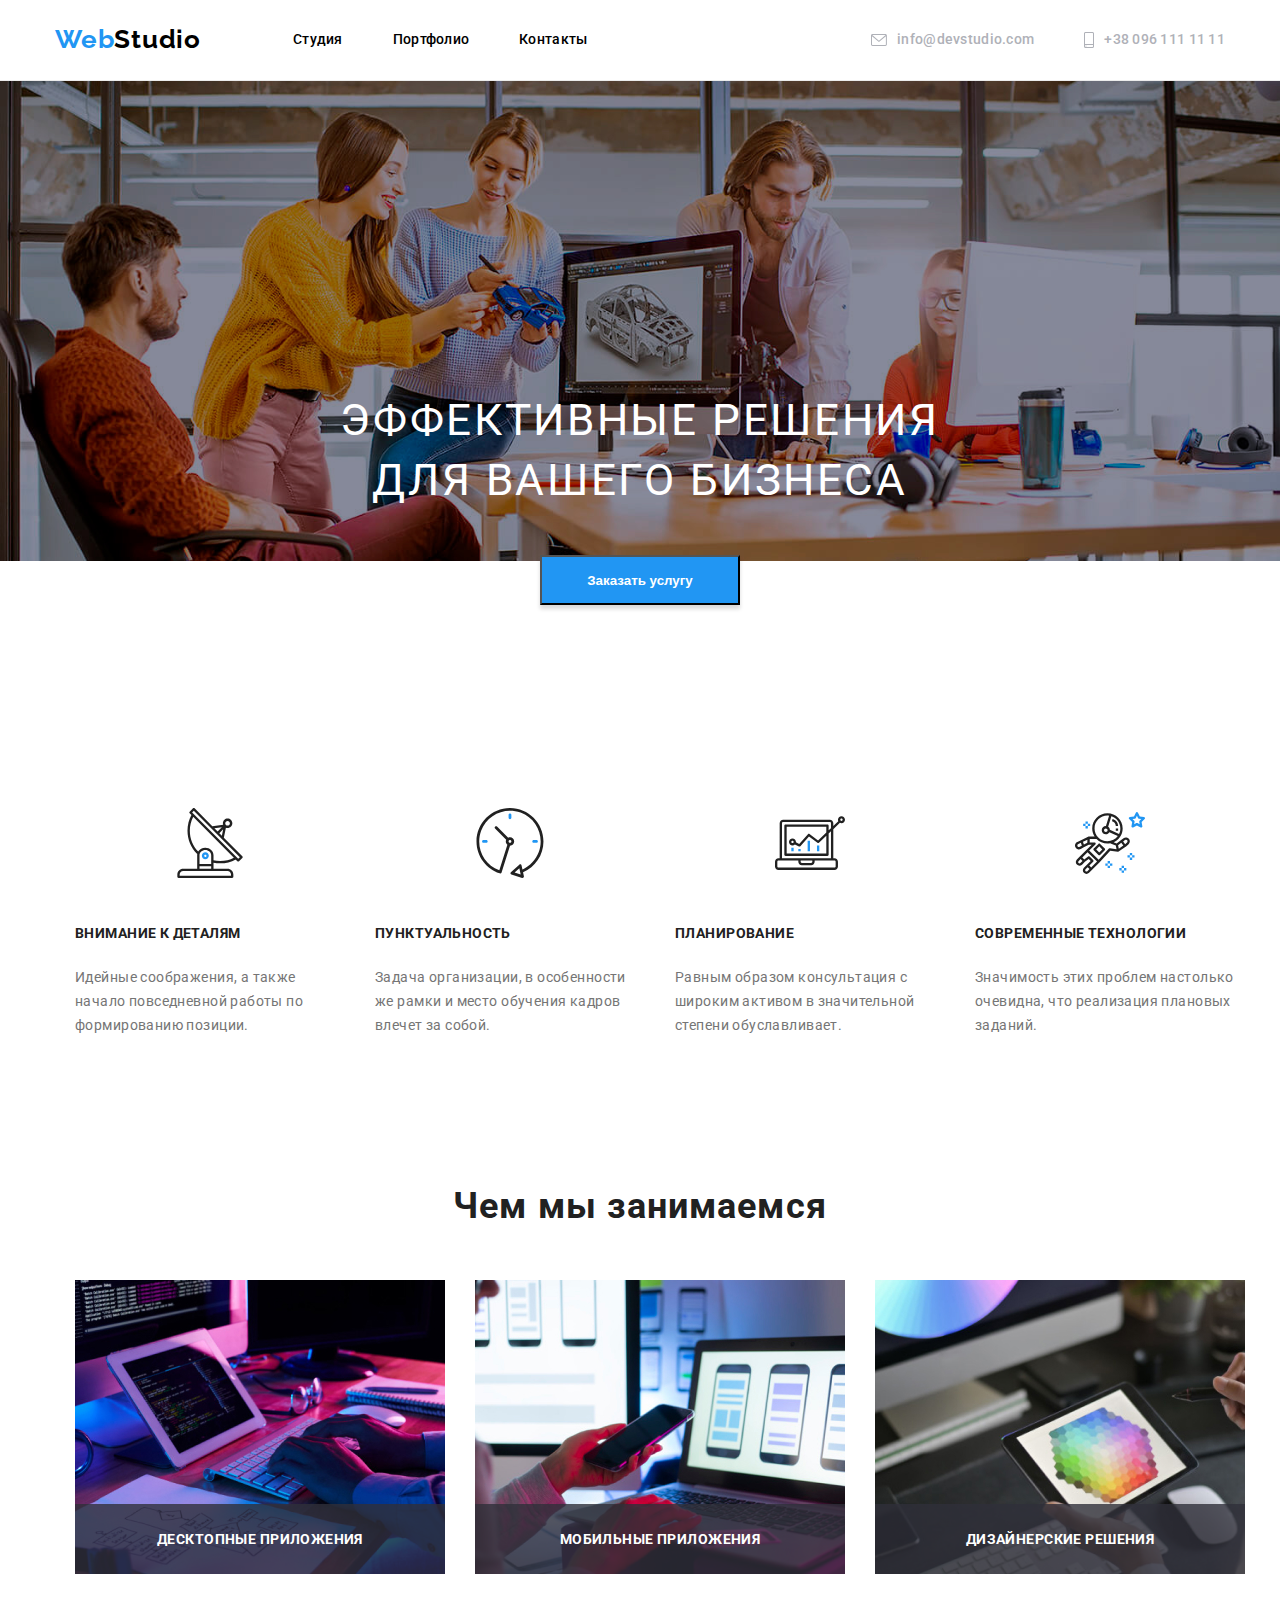
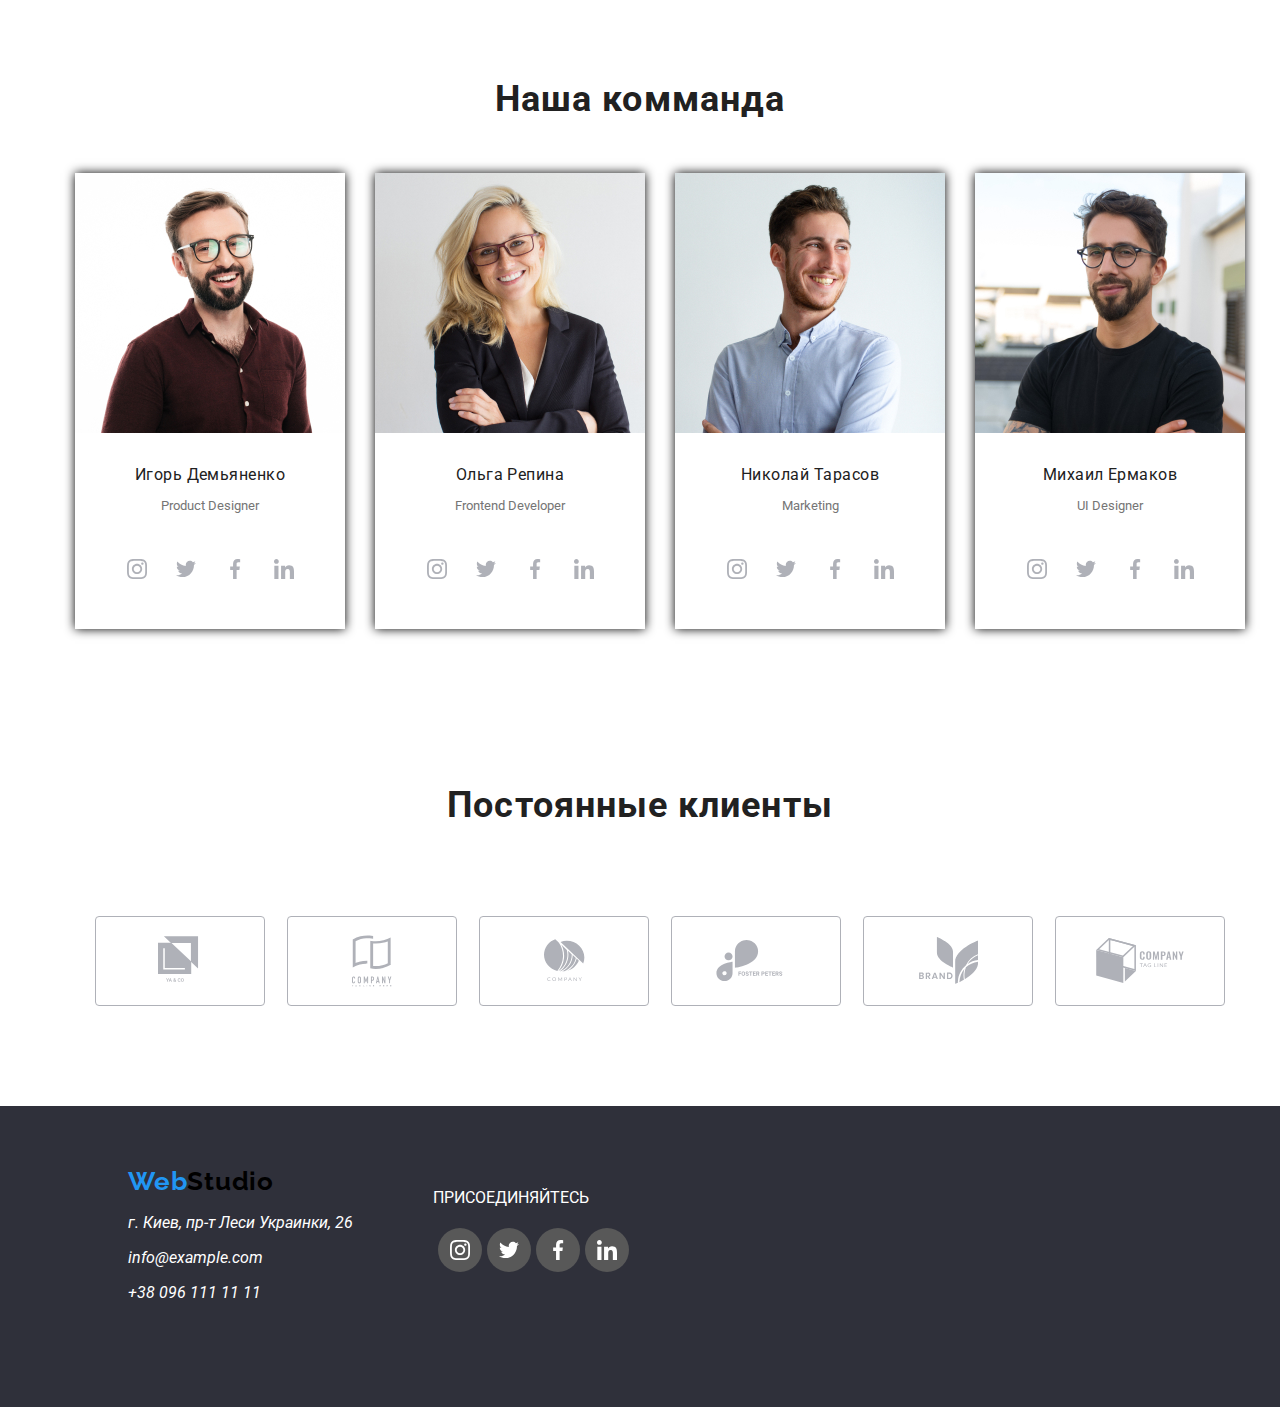
<file: index.html>
<!DOCTYPE html>
<html lang="en">
  <head>
    <meta charset="UTF-8" />
    <meta name="viewport" content="width=device-width, initial-scale=1.0" />
    <title>Web Studio</title>
    <link rel="stylesheet" href="./css/styles.css" />
    <link rel="preconnect" href="https://fonts.gstatic.com" />
    <link
      href="https://fonts.googleapis.com/css2?family=Roboto:wght@700;900&display=swap"
      rel="stylesheet"
    />
    <link rel="preconnect" href="https://fonts.gstatic.com" />
    <link
      href="https://fonts.googleapis.com/css2?family=Raleway:wght@700&display=swap"
      rel="stylesheet"
    />
    <style>
      a {
        color: #212121;
        text-decoration: none;
      }
      a:visited {
        color: #800080;
      }
      a:hover {
        color: #2196f3;
      }
    </style>
  </head>
  <body>
    <header class="page-header">
      <div class="container header">
        <!--Навігація-->
        <nav class="nav">
          <a class="logotype" href="./">
            <span class="logotype-part1">Web</span
            ><span class="logotype-part2">Studio</span>
          </a>

          <ul class="nav-items">
            <li>
              <a class="nav-item" href="./index.html">Студия</a>
            </li>
            <li><a class="nav-item" href="./portfolio.html">Портфолио</a></li>
            <li><a class="nav-item" href="#Contacts">Контакты</a></li>
          </ul>
        </nav>

        <ul class="header-contacts">
          <li lang="en">
            <a class="header-contact" href="mailto:info@devstudio.com">
              <svg class="svg-contact" width="16" height="12">
                <use href="./images/svg/icons.svg#icon-envelope"></use>
              </svg>
              info@devstudio.com</a
            >
          </li>
          <li>
            <a class="header-contact" href="tel:+380961111111">
              <svg class="svg-contact" width="10" height="16">
                <use href="./images/svg/icons.svg#icon-smartphone"></use>
              </svg>
              +38 096 111 11 11</a
            >
          </li>
        </ul>
      </div>
    </header>

    <!-- Шапка -->

    <div class="hero">
      <div class="divlogo">
        <object class="img-size" data="./images/Logo_Head.svg"></object>
        <div class="hero-title">Эффективные решения для вашего бизнеса</div>
        <button class="button-title">
          <b>Заказать услугу</b>
        </button>
      </div>
    </div>

    <section class="section-studio container">
      <!-- Особливості -->
      <div class="working-command-section">
        <ul class="features">
          <li>
            <div>
              <svg class="features-icon" height="70" width="70">
                <use href="./images/svg/icons.svg#icon-antenna"></use>
              </svg>
            </div>
            <h3 class="features-names">Внимание к деталям</h3>
            <div class="features-text">
              Идейные соображения, а также начало повседневной работы по
              формированию позиции.
            </div>
          </li>
          <li>
            <div>
              <svg class="features-icon" height="70" width="70">
                <use href="./images/svg/icons.svg#icon-clock"></use>
              </svg>
            </div>
            <h3 class="features-names">Пунктуальность</h3>
            <div class="features-text">
              Задача организации, в особенности же рамки и место обучения кадров
              влечет за собой.
            </div>
          </li>
          <li>
            <div>
              <svg class="features-icon" height="70" width="70">
                <use href="./images/svg/icons.svg#icon-diagram"></use>
              </svg>
            </div>
            <h3 class="features-names">Планирование</h3>
            <div class="features-text">
              Равным образом консультация с широким активом в значительной
              степени обуславливает.
            </div>
          </li>
          <li>
            <div>
              <svg class="features-icon" height="70" width="70">
                <use href="./images/svg/icons.svg#icon-astronaut"></use>
              </svg>
            </div>
            <h3 class="features-names">Современные технологии</h3>
            <div class="features-text">
              Значимость этих проблем настолько очевидна, что реализация
              плановых заданий.
            </div>
          </li>
        </ul>
      </div>

      <!-- Чим ми займаємось -->
      <div class="working-command-section">
        <div>
          <h2 class="working-command-title">Чем мы занимаемся</h2>
        </div>
        <ul class="ourworking">
          <li class="ourworking-card">
            <div class="ourworking-card-container">
              <img src="./images/1.jpg" alt="Десктопные приложения" />
              <div class="ourworking-desription">десктопные приложения</div>
            </div>
          </li>
          <li class="ourworking-card">
            <div class="ourworking-card-container">
              <img src="./images/2.jpg" alt="Мобильные приложения" />
              <div class="ourworking-desription">Мобильные приложения</div>
            </div>
          </li>
          <li class="ourworking-card">
            <div class="ourworking-card-container">
              <img src="./images/3.jpg" alt="Дизайнерские решения" />
              <div class="ourworking-desription">дизайнерские решения</div>
            </div>
          </li>
        </ul>
      </div>
    </section>

    <!-- Наша команда -->
    <div class="working-command-section">
      <div>
        <h2 class="working-command-title">Наша комманда</h2>
      </div>
      <ul class="ourcommand">
        <li class="ourcommand-card">
          <img src="./images/Card1.jpg" alt="Игорь Демьяненко" />
          <div class="ourcommand-names">Игорь Демьяненко</div>
          <p class="ourcommand-profi">Product Designer</p>
          <div>
            <ul class="social">
              <li>
                <button class="social-button">
                  <svg class="button-icon" width="44" height="44">
                    <use href="./images/svg/icons.svg#icon-instagram"></use>
                  </svg>
                </button>
              </li>
              <li>
                <button class="social-button">
                  <svg class="button-icon" width="44" height="44">
                    <use href="./images/svg/icons.svg#icon-twitter"></use>
                  </svg>
                </button>
              </li>
              <li>
                <button class="social-button">
                  <svg class="button-icon" width="44" height="44">
                    <use href="./images/svg/icons.svg#icon-facebook"></use>
                  </svg>
                </button>
              </li>
              <li>
                <button class="social-button">
                  <svg class="button-icon" width="44" height="44">
                    <use href="./images/svg/icons.svg#icon-linkedin"></use>
                  </svg>
                </button>
              </li>
            </ul>
          </div>
        </li>
        <li class="ourcommand-card">
          <img src="./images/Card2.jpg" alt="Ольга Репина" />
          <div class="ourcommand-names">Ольга Репина</div>
          <p class="ourcommand-profi">Frontend Developer</p>
          <div>
            <ul class="social">
              <li>
                <button class="social-button">
                  <svg class="button-icon" width="44" height="44">
                    <use href="./images/svg/icons.svg#icon-instagram"></use>
                  </svg>
                </button>
              </li>
              <li>
                <button class="social-button">
                  <svg class="button-icon" width="44" height="44">
                    <use href="./images/svg/icons.svg#icon-twitter"></use>
                  </svg>
                </button>
              </li>
              <li>
                <button class="social-button">
                  <svg class="button-icon" width="44" height="44">
                    <use href="./images/svg/icons.svg#icon-facebook"></use>
                  </svg>
                </button>
              </li>
              <li>
                <button class="social-button">
                  <svg class="button-icon" width="44" height="44">
                    <use href="./images/svg/icons.svg#icon-linkedin"></use>
                  </svg>
                </button>
              </li>
            </ul>
          </div>
        </li>
        <li class="ourcommand-card">
          <img src="./images/Card3.jpg" alt="Николай Тарасов" />
          <div class="ourcommand-names">Николай Тарасов</div>
          <p class="ourcommand-profi">Marketing</p>
          <div>
            <ul class="social">
              <li>
                <button class="social-button">
                  <svg class="button-icon" width="44" height="44">
                    <use href="./images/svg/icons.svg#icon-instagram"></use>
                  </svg>
                </button>
              </li>
              <li>
                <button class="social-button">
                  <svg class="button-icon" width="44" height="44">
                    <use href="./images/svg/icons.svg#icon-twitter"></use>
                  </svg>
                </button>
              </li>
              <li>
                <button class="social-button">
                  <svg class="button-icon" width="44" height="44">
                    <use href="./images/svg/icons.svg#icon-facebook"></use>
                  </svg>
                </button>
              </li>
              <li>
                <button class="social-button">
                  <svg class="button-icon" width="44" height="44">
                    <use href="./images/svg/icons.svg#icon-linkedin"></use>
                  </svg>
                </button>
              </li>
            </ul>
          </div>
        </li>
        <li class="ourcommand-card">
          <img src="./images/Card4.jpg" alt="Михаил Ермаков" />
          <div class="ourcommand-names">Михаил Ермаков</div>
          <p class="ourcommand-profi">UI Designer</p>
          <div>
            <ul class="social">
              <li>
                <button class="social-button">
                  <svg class="button-icon" width="44" height="44">
                    <use href="./images/svg/icons.svg#icon-instagram"></use>
                  </svg>
                </button>
              </li>
              <li>
                <button class="social-button">
                  <svg class="button-icon" width="44" height="44">
                    <use href="./images/svg/icons.svg#icon-twitter"></use>
                  </svg>
                </button>
              </li>
              <li>
                <button class="social-button">
                  <svg class="button-icon" width="44" height="44">
                    <use href="./images/svg/icons.svg#icon-facebook"></use>
                  </svg>
                </button>
              </li>
              <li>
                <button class="social-button">
                  <svg class="button-icon" width="44" height="44">
                    <use href="./images/svg/icons.svg#icon-linkedin"></use>
                  </svg>
                </button>
              </li>
            </ul>
          </div>
        </li>
      </ul>
    </div>

    <!-- Постійні клієнти -->
    <section class="clients-section container">
      <h2 class="working-command-title">Постоянные клиенты</h2>
      <ul class="clients-set">
        <li class="clients-item">
          <svg class="clients-icon" width="44.27px" height="49.23px">
            <use href="./images/svg/icons.svg#icon-logo"></use>
          </svg>
        </li>
        <li class="clients-item">
          <svg class="clients-icon" width="40" height="52">
            <use href="./images/svg/icons.svg#icon-logo-2"></use>
          </svg>
        </li>
        <li class="clients-item">
          <svg class="clients-icon" width="41" height="42.6">
            <use href="./images/svg/icons.svg#icon-logo-3"></use>
          </svg>
        </li>
        <li class="clients-item">
          <svg class="clients-icon" width="79.66" height="42.02">
            <use href="./images/svg/icons.svg#icon-logo-4"></use>
          </svg>
        </li>
        <li class="clients-item">
          <svg class="clients-icon" width="59" height="47">
            <use href="./images/svg/icons.svg#icon-logo-5"></use>
          </svg>
        </li>
        <li class="clients-item">
          <svg class="clients-icon" width="88.48" height="45.44">
            <use href="./images/svg/icons.svg#icon-logo-6"></use>
          </svg>
        </li>
      </ul>
    </section>

    <footer>
      <div class="main-footer">
        <div class="footer">
          <div id="Contacts" class="thisfooter">
            <a class="logotype" href="./">
              <span class="logotype-part1">Web</span
              ><span class="logotype-part2">Studio</span>
            </a>
            <address class="address-block">
              <p>г. Киев, пр-т Леси Украинки, 26</p>
              <p>
                <a class="link-email-footer" href="info@example.com"
                  >info@example.com</a
                >
              </p>
              <p>
                <a class="link-tel-footer" href="tel:380961111111"
                  >+38 096 111 11 11</a
                >
              </p>
            </address>
          </div>
          <div class="socialfooter">
            <div class="socialfooter-title">ПРИСОЕДИНЯЙТЕСЬ</div>
            <div>
              <ul class="socialfooter-links">
                <li>
                  <button class="social-button-footer">
                    <svg class="button-icon" width="20" height="20">
                      <use href="./images/svg/icons.svg#icon-instagram"></use>
                    </svg>
                  </button>
                </li>
                <li>
                  <button class="social-button-footer">
                    <svg class="button-icon" width="20" height="20">
                      <use href="./images/svg/icons.svg#icon-twitter"></use>
                    </svg>
                  </button>
                </li>
                <li>
                  <button class="social-button-footer">
                    <svg class="button-icon" width="20" height="20">
                      <use href="./images/svg/icons.svg#icon-facebook"></use>
                    </svg>
                  </button>
                </li>
                <li>
                  <button class="social-button-footer">
                    <svg class="button-icon" width="20" height="20">
                      <use href="./images/svg/icons.svg#icon-linkedin"></use>
                    </svg>
                  </button>
                </li>
              </ul>
            </div>
          </div>
        </div>
      </div>
    </footer>
  </body>
</html>
</file>
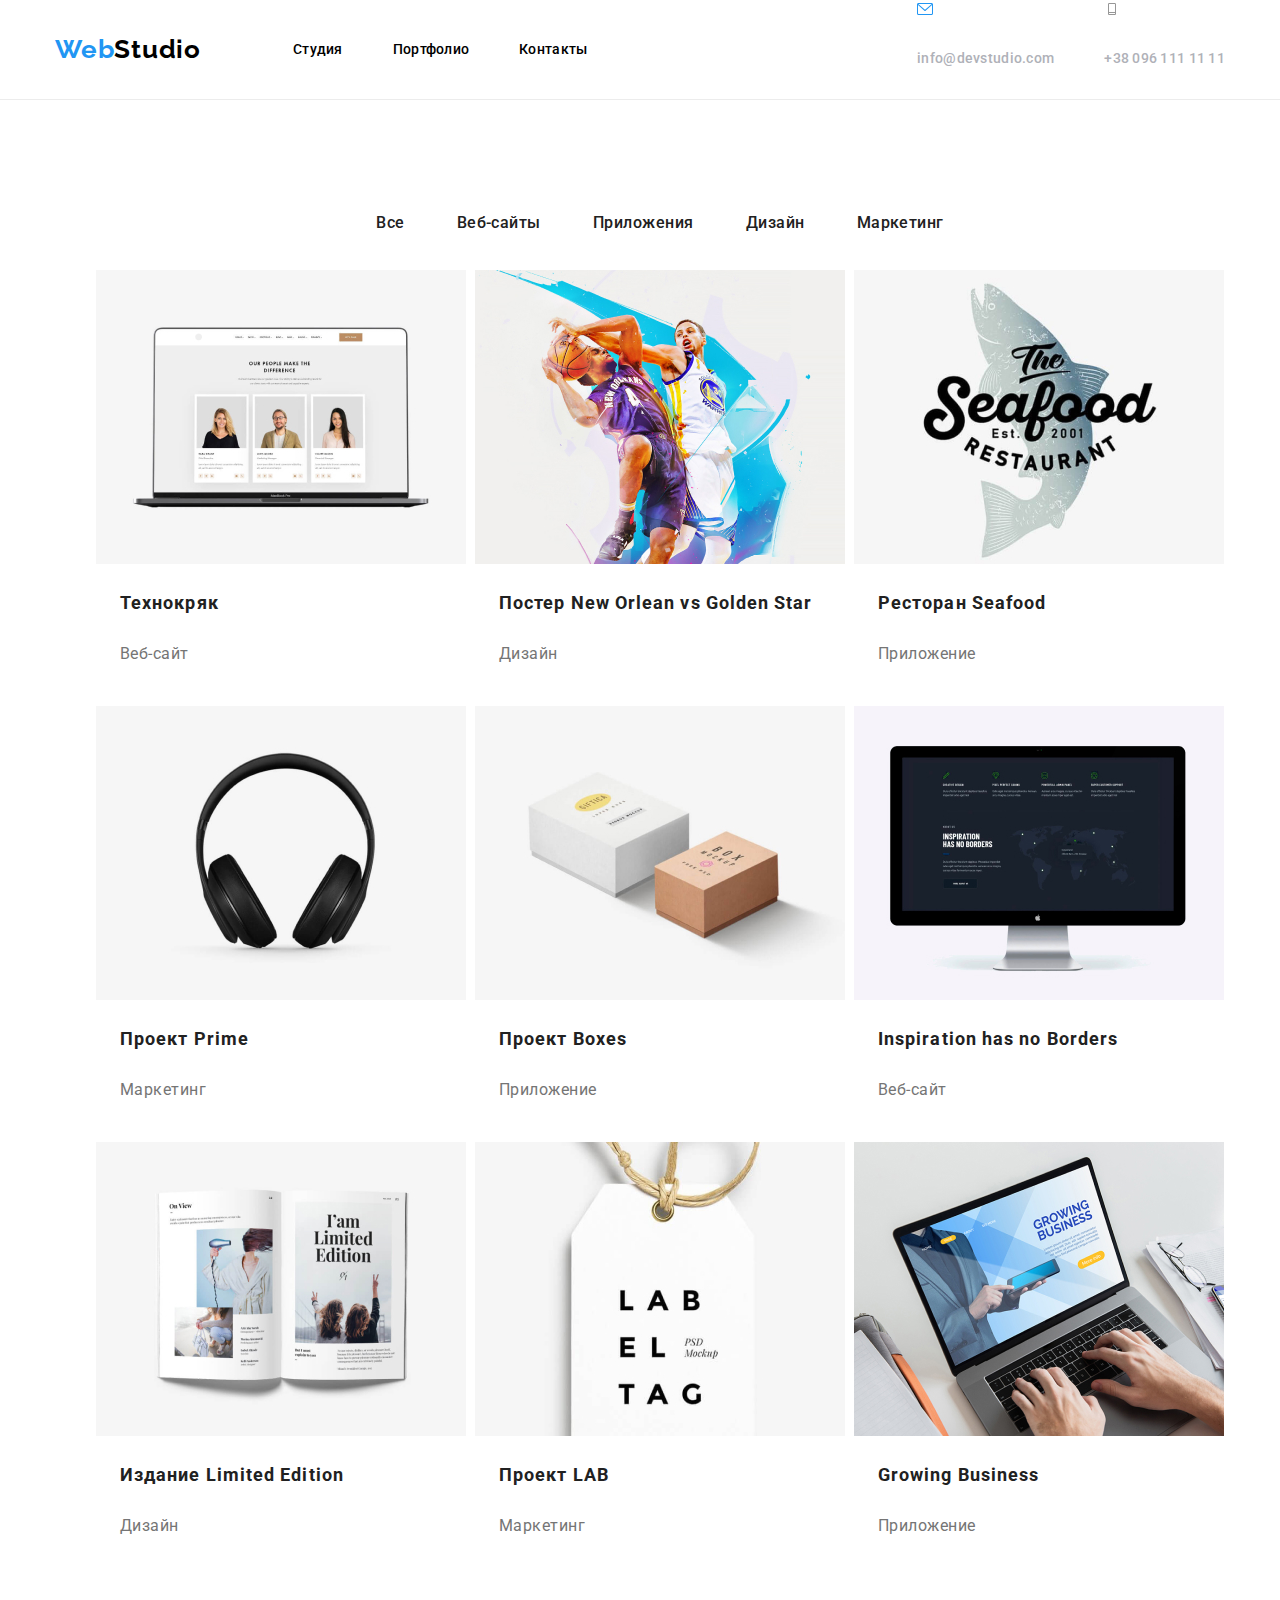
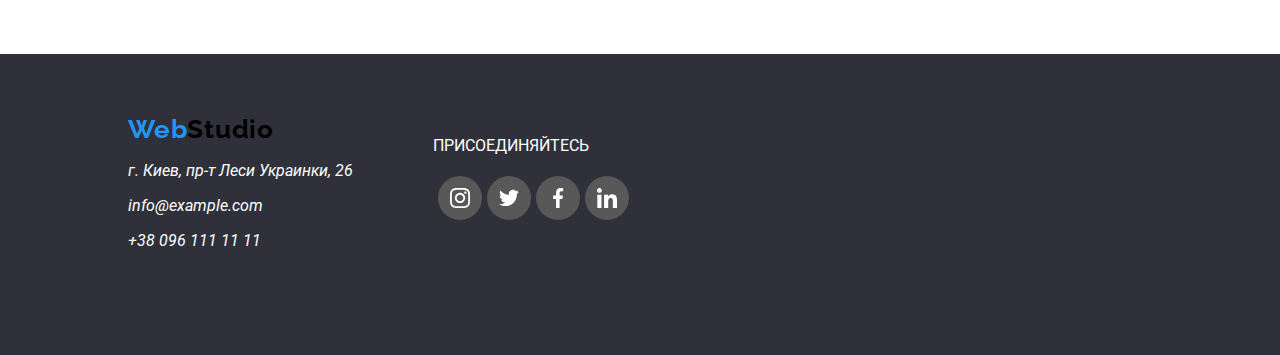
<file: portfolio.html>
<!DOCTYPE html>
<html lang="en">
  <head>
    <meta charset="UTF-8" />
    <meta name="viewport" content="width=device-width, initial-scale=1.0" />
    <title>Web Studio</title>
    <link rel="stylesheet" href="./css/styles.css" />
    <link rel="preconnect" href="https://fonts.gstatic.com" />
    <link
      href="https://fonts.googleapis.com/css2?family=Roboto:wght@700;900&display=swap"
      rel="stylesheet"
    />
    <link rel="preconnect" href="https://fonts.gstatic.com" />
    <link
      href="https://fonts.googleapis.com/css2?family=Raleway:wght@700&display=swap"
      rel="stylesheet"
    />
    <style>
      a {
        color: #212121;
        text-decoration: none;
      }
      a:visited {
        color: #800080;
      }
      a:hover {
        color: #2196f3;
      }
    </style>
  </head>
  <body>
    <header class="page-header">
      <div class="container header">
        <!--Навігація-->
        <nav class="nav">
          <a class="logotype" href="./">
            <span class="logotype-part1">Web</span
            ><span class="logotype-part2">Studio</span>
          </a>

          <ul class="nav-items">
            <li>
              <a class="nav-item" href="./index.html">Студия</a>
            </li>
            <li><a class="nav-item" href="./portfolio.html">Портфолио</a></li>
            <li><a class="nav-item" href="#Contacts">Контакты</a></li>
          </ul>
        </nav>

        <ul class="header-contacts">
          <li lang="en">
            <object
              data="./images/icons/mail.svg"
              type="image/svg+xml"
              width="16"
              height="12"
            ></object>
            <a class="header-contact" href="mailto:info@devstudio.com">
              info@devstudio.com</a
            >
          </li>
          <li>
            <object
              data="./images/icons/phone.svg"
              type="image/svg+xml"
              width="16"
              height="12"
            ></object>
            <a class="header-contact" href="tel:+380961111111">
              +38 096 111 11 11</a
            >
          </li>
        </ul>
      </div>
    </header>

    <main>
      <div class="portfolio-container">
        <div class="portfolio">
          <ul class="link-portfolio-menu">
            <li><a class="link-portfolio-list" href="./">Все</a></li>
            <li><a class="link-portfolio-list" href="./">Веб-сайты</a></li>
            <li><a class="link-portfolio-list" href="./">Приложения</a></li>
            <li><a class="link-portfolio-list" href="./">Дизайн</a></li>
            <li><a class="link-portfolio-list" href="./">Маркетинг</a></li>
          </ul>

          <div class="portfolio-items">
            <ul class="hr">
              <li class="portfolio-photo">
                <div class="container-portfolio-photo">
                  <img
                    src="./images/portfolio1.jpg"
                    alt="Технокряк"
                    class="image"
                  />
                </div>
                <h3 class="portfolio-caption">Технокряк</h3>
                <p class="portfolio-text">Веб-сайт</p>
              </li>
              <li class="portfolio-photo">
                <div class="container-portfolio-photo">
                  <img
                    src="./images/portfolio2.jpg"
                    alt="Постер New Orlean vs Golden Star"
                    class="image"
                  />
                </div>
                <h3 class="portfolio-caption">
                  Постер New Orlean vs Golden Star
                </h3>
                <p class="portfolio-text">Дизайн</p>
              </li>
              <li class="portfolio-photo">
                <div class="container-portfolio-photo">
                  <img
                    src="./images/portfolio3.jpg"
                    alt="Ресторан Seafood"
                    class="image"
                  />
                </div>
                <h3 class="portfolio-caption">Ресторан Seafood</h3>
                <p class="portfolio-text">Приложение</p>
              </li>
              <li class="portfolio-photo">
                <div class="container-portfolio-photo">
                  <img
                    src="./images/portfolio4.jpg"
                    alt="Проект Prime"
                    class="image"
                  />
                </div>
                <h3 class="portfolio-caption">Проект Prime</h3>
                <p class="portfolio-text">Маркетинг</p>
              </li>
              <li class="portfolio-photo">
                <div class="container-portfolio-photo">
                  <img
                    src="./images/portfolio5.jpg"
                    alt="Проект Boxes"
                    class="image"
                  />
                </div>
                <h3 class="portfolio-caption">Проект Boxes</h3>
                <p class="portfolio-text">Приложение</p>
              </li>
              <li class="portfolio-photo">
                <div class="container-portfolio-photo">
                  <img
                    src="./images/portfolio6.jpg"
                    alt="Inspiration has no Borders"
                    class="image"
                  />
                </div>
                <h3 class="portfolio-caption">Inspiration has no Borders</h3>
                <p class="portfolio-text">Веб-сайт</p>
              </li>
              <li class="portfolio-photo">
                <div class="container-portfolio-photo">
                  <img
                    src="./images/portfolio7.jpg"
                    alt="Издание Limited Edition"
                    class="image"
                  />
                </div>
                <h3 class="portfolio-caption">Издание Limited Edition</h3>
                <p class="portfolio-text">Дизайн</p>
              </li>
              <li class="portfolio-photo">
                <div class="container-portfolio-photo">
                  <img
                    src="./images/portfolio8.jpg"
                    alt="Проект LAB"
                    class="image"
                  />
                </div>
                <h3 class="portfolio-caption">Проект LAB</h3>
                <p class="portfolio-text">Маркетинг</p>
              </li>
              <li class="portfolio-photo">
                <div class="container-portfolio-photo">
                  <img
                    src="./images/portfolio9.jpg"
                    alt="Growing Business"
                    class="image"
                  />
                </div>
                <h3 class="portfolio-caption">Growing Business</h3>
                <p class="portfolio-text">Приложение</p>
              </li>
            </ul>
          </div>
        </div>
      </div>
    </main>

    <footer>
      <div class="main-footer">
        <div class="footer">
          <div id="Contacts" class="thisfooter">
            <a class="logotype" href="./">
              <span class="logotype-part1">Web</span
              ><span class="logotype-part2">Studio</span>
            </a>
            <address class="address-block">
              <p>г. Киев, пр-т Леси Украинки, 26</p>
              <p>
                <a class="link-email-footer" href="info@example.com"
                  >info@example.com</a
                >
              </p>
              <p>
                <a class="link-tel-footer" href="tel:380961111111"
                  >+38 096 111 11 11</a
                >
              </p>
            </address>
          </div>
          <div class="socialfooter">
            <div class="socialfooter-title">ПРИСОЕДИНЯЙТЕСЬ</div>
            <div>
              <ul class="socialfooter-links">
                <li>
                  <button class="social-button-footer">
                    <svg class="button-icon" width="20" height="20">
                      <use href="./images/svg/icons.svg#icon-instagram"></use>
                    </svg>
                  </button>
                </li>
                <li>
                  <button class="social-button-footer">
                    <svg class="button-icon" width="20" height="20">
                      <use href="./images/svg/icons.svg#icon-twitter"></use>
                    </svg>
                  </button>
                </li>
                <li>
                  <button class="social-button-footer">
                    <svg class="button-icon" width="20" height="20">
                      <use href="./images/svg/icons.svg#icon-facebook"></use>
                    </svg>
                  </button>
                </li>
                <li>
                  <button class="social-button-footer">
                    <svg class="button-icon" width="20" height="20">
                      <use href="./images/svg/icons.svg#icon-linkedin"></use>
                    </svg>
                  </button>
                </li>
              </ul>
            </div>
          </div>
        </div>
      </div>
    </footer>
  </body>
</html>
</file>
<file: css/styles.css>
body {
  font-family: "Roboto", sans-serif;
  font-style: normal;
  margin: 0;
}

/* ------------------ */
.header .container {
  color: #ffffff;
}

.container {
  width: 1200px;
  padding: 0 15px;
  margin: 0 auto;
  box-sizing: border-box;
  display: flex;
}

.page-header {
  top: 0;
  background-color: #ffffff;
  width: 100%;
  z-index: 1;
  border-bottom: 1px solid #ececec;
}

.header {
  display: flex;
  align-items: center;
  min-height: 80px;
  margin: auto;
  padding: 0 15px;
}

.logotype {
  padding-top: 24px;
  padding-bottom: 25px;
  font-family: Raleway, sans-serif;
  width: 145px;
  height: 31px;
  font-family: Raleway;
  font-style: normal;
  font-weight: 700;
  line-height: 1.2;
  font-size: 26px;
  line-height: 31px;
  letter-spacing: 0.03em;
  text-decoration: none;
}

.logotype-part1 {
  color: #2196f3;
}

.logotype-part2 {
  color: #000000;
}

.nav > .logotype {
  margin-right: 93px;
  padding: 13px 0;
}

.nav,
.nav-items,
.header-contacts {
  display: flex;
  align-items: center;
  padding: 0;
  margin: 0;
  list-style-type: none;
  color: #757575;
}

.nav-items li:not(:last-child),
.header-contacts li:not(:last-child) {
  margin-right: 50px;
}

.nav-item {
  color: #000000;
  display: inline-block;
  text-decoration: none;
  font-weight: 500;
  font-size: 14px;
  line-height: 1.14;
  letter-spacing: 0.02em;
  padding: 32px 0;
}

.header-contact {
  font-weight: 500;
  font-size: 14px;
  line-height: 1.14;
  letter-spacing: 0.02em;
  text-decoration: none;
  color: #afb1b8;
  padding: 32px 0;
  display: flex;
  align-items: center;
  transition: color 250ms cubic-bezier(0.4, 0, 0.2, 1);
}

.svg-contact {
  margin-right: 10px;
  fill: currentColor;
}

.header-contacts {
  margin-left: auto;
}

.active > a::after {
  content: "";
  position: absolute;
  bottom: -1px;
  left: 0;
  display: block;
  text-decoration: underline;
  height: 4px;
  width: 100%;
  background-color: #2196f3;
  border-radius: 2px;
}

li.active > a {
  position: relative;
  color: #2196f3;
}

.header-contact:hover,
.header-contact:focus,
.nav-item:hover,
.nav-item:focus {
  color: #2196f3;
}
/*-------------------*/

.divlogo {
  /*position: absolute;*/
  width: 100%;
}

.hero {
  height: 600px;
  left: 0px;
  top: 80px;
}

.hero-title {
  position: absolute;
  width: 696px;
  height: 120px;
  top: 50%;
  left: 50%;
  transform: translate(-50%, -50%);
  font-weight: 696px;
  font-size: 44px;
  line-height: 60px;
  text-align: center;
  letter-spacing: 0.06em;
  text-transform: uppercase;
  color: #ffffff;
}

.button-title {
  position: absolute;
  margin-top: 40px;
  width: 200px;
  height: 50px;
  top: 60%;
  left: 50%;
  transform: translate(-50%, -50%);
  color: #ffffff;
  background: #2196f3;
  box-shadow: 0px 4px 4px rgba(0, 0, 0, 0.15);
  /*  border-radius: 4px;*/
}

.section-studio {
  display: block;
}

.features {
  padding-top: 94px;
  padding-bottom: 94px;
  font-size: small;
  list-style-type: none;
  display: flex;
  justify-content: space-between;
}

.features li {
  width: 270px;
}

.features li:not(:last-child) {
  margin-right: 30px;
}

.features-names {
  padding-bottom: 10px;
  height: 16px;
  left: 515px;
  top: 774px;
  font-family: Roboto;
  font-style: normal;
  font-weight: bold;
  font-size: 14px;
  line-height: 16px;
  letter-spacing: 0.03em;
  text-transform: uppercase;
  color: #212121;
}

.features-text {
  height: 75px;
  left: 515px;
  top: 800px;
  font-family: Roboto;
  font-style: normal;
  font-weight: normal;
  font-size: 14px;
  line-height: 24px;
  letter-spacing: 0.03em;
  color: #757575;
}

.features-icon {
  padding-left: 100px;
  padding-right: 100px;
  padding-bottom: 30px;
  width: 70px;
  height: 70px;
  cursor: pointer;
  fill: currentColor;
  justify-content: center;
}

.ourworking {
  padding-top: 100px;
  padding-bottom: 50px;
  align-content: center;
  font-size: small;
  list-style-type: none;
  display: flex;
  justify-content: center;
}

.ourworking-card {
  margin: 0 15px;
}

.ourworking-card-container {
  position: relative;
}

.ourworking-desription {
  position: absolute;
  bottom: 3px;
  padding-top: 27px;
  padding-bottom: 27px;
  left: 0px;
  right: 0px;
  background-color: black;
  color: white;
  padding-left: 20px;
  padding-right: 20px;
  color: #ffffff;
  font-style: normal;
  font-weight: bold;
  font-size: 14px;
  line-height: 16px;
  text-align: center;
  letter-spacing: 0.03em;
  text-transform: uppercase;
  background: rgba(47, 48, 58, 0.8);
}

.ourcommand {
  padding-top: 100px;
  padding-bottom: 10px;
  align-content: center;
  text-align: center;
  font-size: small;
  list-style-type: none;
  display: flex;
  justify-content: center;
}

.ourcommand-card {
  margin: 0 15px;
  box-shadow: 0 0 10px rgba(0, 0, 0, 1);
}

.ourcommand-names {
  padding-top: 30px;
  align-content: center;
  color: #212121;
  font-family: Roboto;
  font-style: normal;
  font-size: 16px;
  line-height: 18.75px;
  text-align: center;
  letter-spacing: 0.03em;
}

.ourcommand-profi {
  color: #757575;
}

.working-command-section {
  padding: 0 15px;
  margin: 20px auto;
  display: flex;
  justify-content: center;
}

.working-command-title {
  position: absolute;
  align-content: center;
  color: #212121;
  left: 50%;
  transform: translate(-50%, 0);
  font-family: Roboto;
  font-style: normal;
  font-size: 36px;
  line-height: 18.75px;
  text-align: center;
  letter-spacing: 0.03em;
}

.working-command-list {
  padding-left: 30px;
  padding-top: 50px;
  padding-bottom: 24px;
}

/* Постійні клієнти */
.clients-section {
  padding-top: 94px;
  display: block;
}

.clients-title {
  display: block;
  font-weight: bold;
  font-size: 36px;
  line-height: 1.167;
  letter-spacing: 0.03em;
}

.clients-set {
  padding-top: 100px;
  padding-bottom: 100px;
  margin: 0;
  list-style: none;
  display: flex;
  flex-wrap: wrap;
  justify-content: space-between;
}

.clients-item {
  margin-top: 50px;
  background: #ffffff;
  border: 1px solid #afb1b8;
  box-sizing: border-box;
  border-radius: 4px;
  max-width: 210px;
  min-width: 170px;
  cursor: pointer;
  fill: currentColor;
  height: 90px;
  display: flex;
  justify-content: center;
  align-items: center;
  color: #afb1b8;
  transition: color 250ms cubic-bezier(0.4, 0, 0.2, 1),
    border 250ms cubic-bezier(0.4, 0, 0.2, 1);
}

.clients-item:not(:last-child) {
  margin-right: 15px;
}

.clients-item:hover {
  color: #2196f3;
  border: 1px solid #2196f3;
}

.clients-icon {
  fill: currentColor;
  padding: 0 12px;
}

.img-size {
  width: 100%;
}

.link-study {
  padding-left: 30px;
  padding-top: 5px;
  font-family: Roboto;
  font-style: normal;
  font-weight: 500;
  font-size: 14px;
  line-height: 16px;
  letter-spacing: 0.02em;
  color: rgba(21, 21, 21, 0.6);
  text-decoration: none;
}

.link-portfolio {
  padding-left: 20px;
  padding-top: 5px;
  font-family: Roboto;
  font-style: normal;
  font-weight: 500;
  font-size: 14px;
  line-height: 16px;
  letter-spacing: 0.02em;
  color: rgba(21, 21, 21, 0.6);
  text-decoration: none;
}

.link-contacts {
  padding-left: 20px;
  padding-top: 5px;
  font-family: Roboto;
  font-style: normal;
  font-weight: 500;
  font-size: 14px;
  line-height: 16px;
  letter-spacing: 0.02em;
  color: rgba(21, 21, 21, 0.6);
  text-decoration: none;
}

.link-email {
  padding-left: 100px;
  padding-top: 5px;
  text-decoration: none;
  color: rgba(21, 21, 21, 0.6);
}

.link-tel {
  padding-left: 30px;
  padding-top: 5px;
  text-decoration: none;
  color: rgba(21, 21, 21, 0.6);
}

.thisfooter {
  padding-left: 10%; /*215px;*/
  background-color: #2f303a;
  padding-top: 60px;
  padding-bottom: 60px;
  color: #ffffff;
}

.address-block {
  color: rgba(ff, ff, ff, 0.6);
}

.link-email-footer {
  padding-top: 5px;
  text-decoration: none;
  color: #ffffff;
}

.link-tel-footer {
  padding-top: 5px;
  text-decoration: none;
  color: #ffffff;
}

.portfolio {
  padding-top: 94px;
  padding-bottom: 94px;
  /*margin-left: 10%;
  margin-right: 10%;*/
  align-self: center;
}

.link-portfolio-menu {
  background: transparent;
  color: #212121;
  font-size: small;
  align-self: auto;
  text-align: center;
  list-style-type: none;
  display: flex;
  font-style: normal;
  font-weight: 500;
  font-size: 16px;
  line-height: 1.625;
  border-radius: 4px;
  letter-spacing: 0.03em;
  justify-content: center;
}

.link-portfolio-list {
  padding-left: 22px;
  padding-right: 22px;
  padding-top: 6px;
  padding-bottom: 6px;
  margin: 4px;
}

.link-portfolio-list:hover {
  color: #ffffff;
  background: #2196f3;
  box-shadow: 0px 3px 1px rgba(0, 0, 0, 0.1), 0px 1px 2px rgba(0, 0, 0, 0.08),
    0px 2px 2px rgba(0, 0, 0, 0.12);
}

.portfolio-photo {
  top: 262px;
  display: inline-table;
  margin-top: 15px;
  padding: 3px;
  flex-basis: auto;
}

.portfolio-photo:hover {
  box-shadow: 0 0 10px rgba(0, 0, 0, 1);
}

.portfolio-caption {
  padding-left: 24px;
  font-family: Roboto;
  font-style: normal;
  font-weight: bold;
  font-size: 18px;
  line-height: 36px;
  letter-spacing: 0.06em;
  color: #212121;
  text-align: start;
}

.portfolio-text {
  padding-left: 24px;
  font-family: Roboto;
  font-style: normal;
  font-weight: normal;
  font-size: 16px;
  line-height: 30px;
  letter-spacing: 0.03em;
  color: #757575;
  text-align: start;
}

.portfolio-items {
  text-align: center;
  align-self: center;
  font-size: small;
}

.portfolio-container {
  max-width: 1200px;
  padding-left: 15px;
  padding-right: 15px;
  margin-left: auto;
  margin-right: auto;
}

.hr {
  margin: 0;
  flex-wrap: wrap;
}

.social {
  padding-left: 32px;
  padding-right: 32px;
  padding-top: 16px;
  padding-bottom: 30px;
  list-style-type: none;
  display: inline-flex;
  justify-content: space-between;
}

.social li {
  margin: 5px;
}

.social li:not(:last-child) {
  margin-right: 0px;
}

.social-button {
  color: #afb1b8;
  background: #fff;
}

.social-button,
.social-button-footer {
  padding: 0;
  border: 0;
  width: 44px;
  height: 44px;
  border-radius: 50%;
  cursor: pointer;
  align-items: flex-start;
  display: inline-block;
  text-align: center;
  color: #afb1b8;
  transition: color 250ms cubic-bezier(0.4, 0, 0.2, 1),
    background 250ms cubic-bezier(0.4, 0, 0.2, 1);
}

/*.social-button-footer {
  background: transparent;
}*/

.button-icon {
  width: 20px;
  height: 20px;
  fill: currentColor;
  text-align: center;
  margin: 12px;
}

.social-button:hover,
.social-button-footer:hover {
  color: #fff;
  background: #2196f3;
}

.socialfooter-links li {
  margin: 5px;
}

.socialfooter-links li:not(:last-child) {
  margin-right: 0px;
}

.social-button-footer {
  color: #ffffff;
  /*background: transparent;*/
  background: rgb(88, 88, 88);
}

.socialfooter {
  background-color: #2f303a;
  padding-top: 72px;
  padding-bottom: 100px;
  color: #ffffff;
  margin: 10px;
}

.socialfooter-links {
  padding-left: 70px;
  list-style-type: none;
  display: flex;
  margin-top: 16px;
  justify-content: space-between;
}

.socialfooter-title {
  padding-left: 70px;
  color: #ffffff;
}

.footer {
  background-color: #2f303a;
  display: flex;
}

.main-footer {
  background-color: #2f303a;
}
</file>
